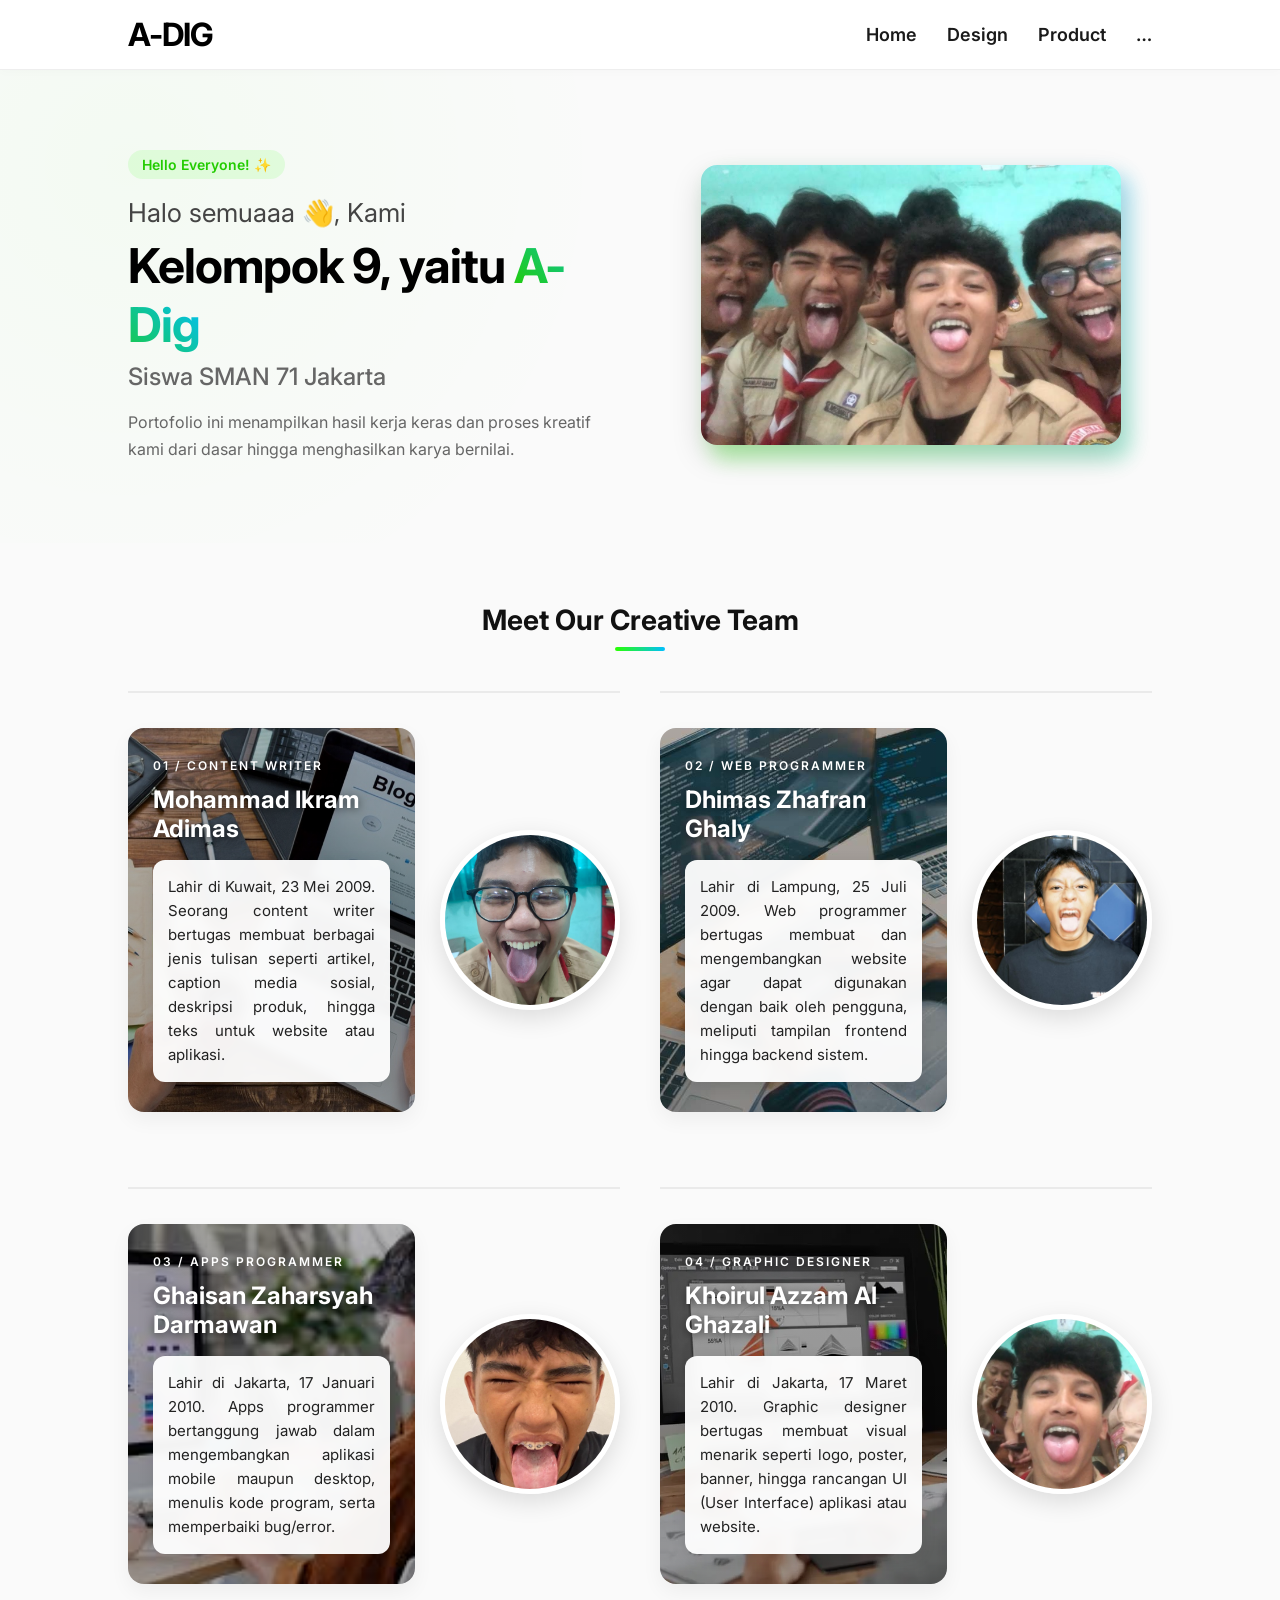
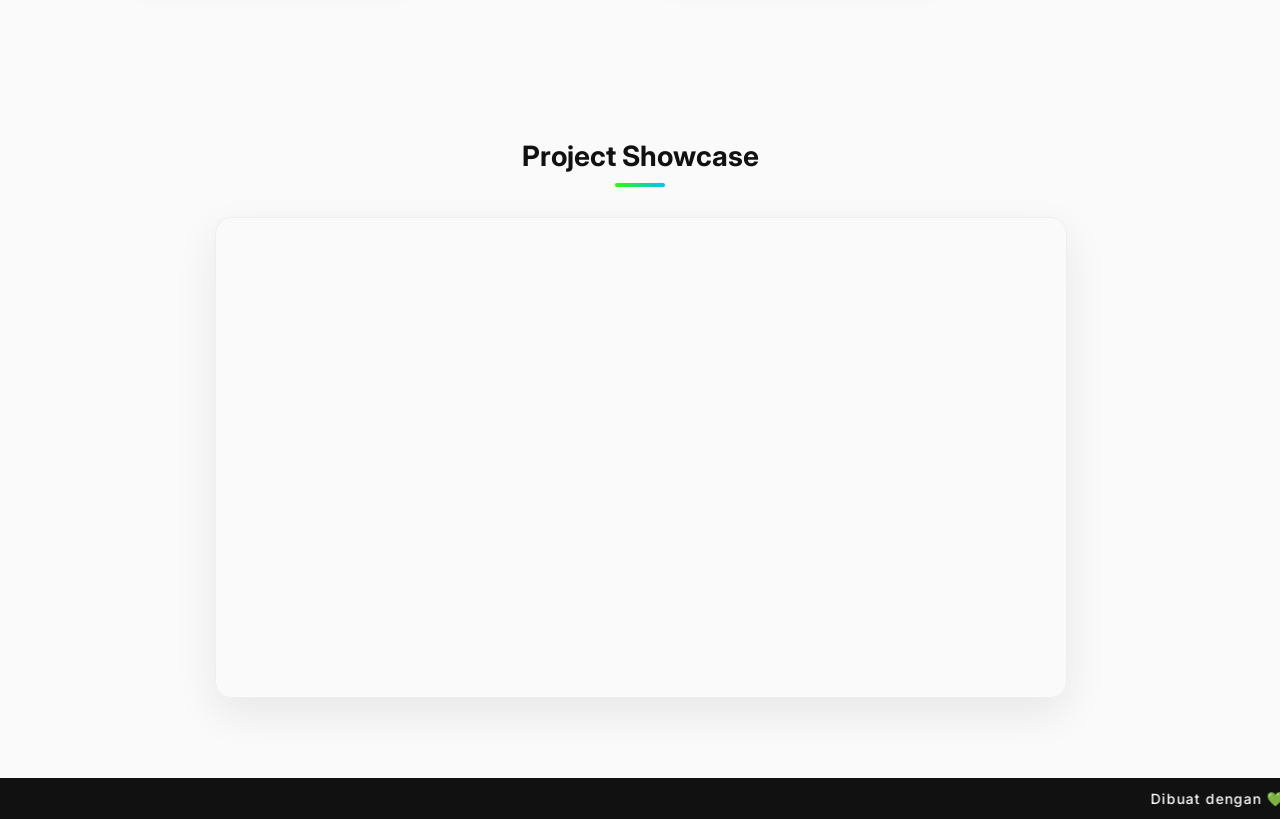
<file: index.html>
<!DOCTYPE html>
<html lang="id">
<head>
    <meta charset="utf-8">
    <meta name="viewport" content="width=device-width, initial-scale=1.0">
    <title>A-DIG - Portofolio</title>
    <link rel="stylesheet" href="styles.css">
</head>
    
<body>

    <header class="aa">
        <h1>A-DIG</h1>
        <nav>
            <ul class="nav1">
                <li><a href="#">Home</a></li>
                <li><a href="design.html">Design</a></li>
                <li><a href="product.html">Product</a></li>
                
                <li class="li1">
                    <a href="#" class="li2"><span class="ee1">&hellip;</span></a>
                    <ul class="li3">
                        <li><a href="#">Language</a></li>
                        <li><a href="#">Contact</a></li>
                    </ul>
                </li>
            </ul>
        </nav>
    </header>

    <div class="hero-container">
        <div class="bb">
            <div class="welcome-tag">Hello Everyone! ✨</div>
            <h2>Halo semuaaa 👋, Kami</h2>
            <h3>Kelompok 9, yaitu <span class="text-gradient">A-Dig</span></h3>
            <h4>Siswa SMAN 71 Jakarta</h4>
            <h5>Portofolio ini menampilkan hasil kerja keras dan proses kreatif kami dari dasar hingga menghasilkan karya bernilai.</h5>
        </div>
        <div class="hero-image-container">
            <div class="image-glow-effect">
                <img src="rame.jpg" alt="Foto Kelompok A-DIG" class="hero-img">
            </div>
        </div>
    </div>

    <div class="section-title">
        <h2>Meet Our Creative Team</h2>
        <div class="title-line"></div>
    </div>

    <div class="cc">
        
        <div class="cc1">
            <div class="card-text">
                <span class="label">01 / Content Writer</span>
                <h3>Mohammad Ikram Adimas</h3>
                <p>Lahir di Kuwait, 23 Mei 2009. Seorang content writer bertugas membuat berbagai jenis tulisan seperti artikel, caption media sosial, deskripsi produk, hingga teks untuk website atau aplikasi.</p>
            </div>
            <div class="card-image">
                <img src="ikram.jpg" alt="Mohammad Ikram Adimas">
            </div>
        </div>

        <div class="cc2">
            <div class="card-text">
                <span class="label">02 / Web Programmer</span>
                <h3>Dhimas Zhafran Ghaly</h3>
                <p>Lahir di Lampung, 25 Juli 2009. Web programmer bertugas membuat dan mengembangkan website agar dapat digunakan dengan baik oleh pengguna, meliputi tampilan frontend hingga backend sistem.</p>
            </div>
            <div class="card-image">
                <img src="dhimas.jpg" alt="Dhimas Zhafran Ghaly">
            </div>
        </div>

        <div class="cc3">
            <div class="card-text">
                <span class="label">03 / Apps Programmer</span>
                <h3>Ghaisan Zaharsyah Darmawan</h3>
                <p>Lahir di Jakarta, 17 Januari 2010. Apps programmer bertanggung jawab dalam mengembangkan aplikasi mobile maupun desktop, menulis kode program, serta memperbaiki bug/error.</p>
            </div>
            <div class="card-image">
                <img src="ican.jpg" alt="Ghaisan Zaharsyah Darmawan">
            </div>
        </div>
     
        <div class="cc4">
            <div class="card-text">
                <span class="label">04 / Graphic Designer</span>
                <h3>Khoirul Azzam Al Ghazali</h3>
                <p>Lahir di Jakarta, 17 Maret 2010. Graphic designer bertugas membuat visual menarik seperti logo, poster, banner, hingga rancangan UI (User Interface) aplikasi atau website.</p>
            </div>
            <div class="card-image">
                <img src="azzam.jpg" alt="Khoirul Azzam Al Ghazali">
            </div>
        </div>

    </div> 

    <div class="section-title">
        <h2>Project Showcase</h2>
        <div class="title-line"></div>
    </div>

    <div class="ff">
        <div class="canva-wrapper-decoration">
            <iframe loading="lazy" style="position: absolute; width: 100%; height: 100%; top: 0; left: 0; border: none; padding: 0; margin: 0;" src="https://www.canva.com/design/DAHHfP4SR8I/0OiXg0d8yngIsABYywY-TA/view?embed" allowfullscreen="allowfullscreen" allow="fullscreen"></iframe>
        </div>
    </div>

    <div class="marquee-footer">
        <marquee scrollamount="6">Dibuat dengan 💚 oleh Siswa SMAN 71 Jakarta — Kelompok 9 (A-DIG) — © 2026 All Rights Reserved</marquee>
    </div>
    
</body>
</html>
</file>
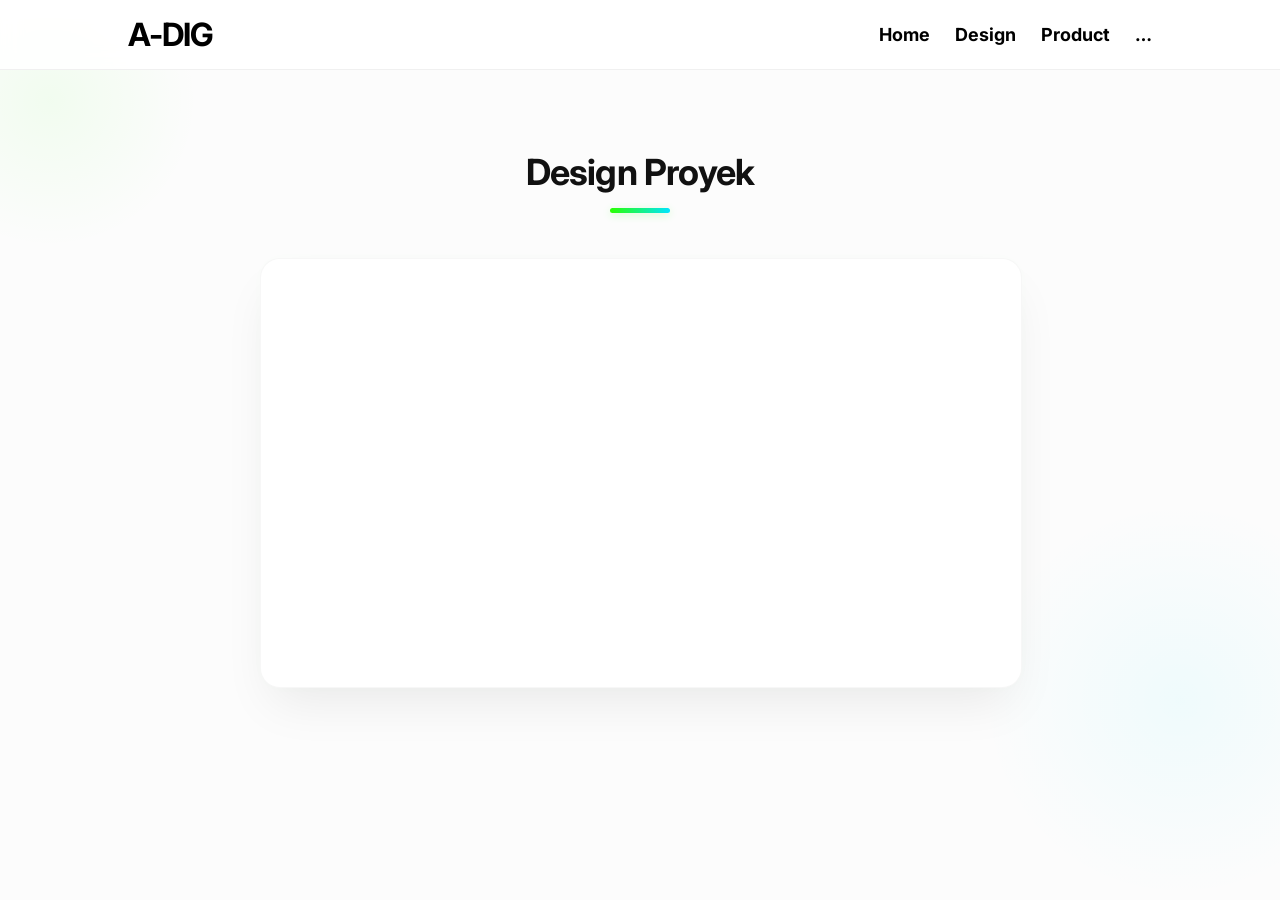
<file: design.html>
<!DOCTYPE html>
<html lang="id">
<head>
    <meta charset="utf-8">
    <meta name="viewport" content="width=device-width, initial-scale=1.0">
    <title>A-DIG - Portofolio</title>
    <link rel="stylesheet" href="design.css">
</head>
    
<body>
    <div class="bg-decoration-1"></div>
    <div class="bg-decoration-2"></div>

    <header class="aa">
        <h1>A-DIG</h1>
        <nav>
            <ul class="nav1">
                <li><a href="index.html">Home</a></li>
                <li><a href="#">Design</a></li>
                <li><a href="product.html">Product</a></li>
                
                <li class="li1">
                    <a href="#" class="li2"><span class="ee1">&hellip;</span></a>
                    <ul class="li3">
                        <li><a href="#">Language</a></li>
                        <li><a href="#">Contact</a></li>
                    </ul>
                </li>
            </ul>
        </nav>
    </header>

    <main class="content-wrapper">
        <div class="bb">
            <h2>Design Proyek</h2>
            <div class="underline"></div> 
        </div>

        <div class="canva-container">
            <iframe loading="lazy" src="https://www.canva.com/design/DAHLyIYvMSY/9PuXQSveUEZPB7JB1gHjgw/view?embed" allowfullscreen="allowfullscreen" allow="fullscreen"></iframe>
        </div>
    </main>
        
</body>   
</html>
</file>
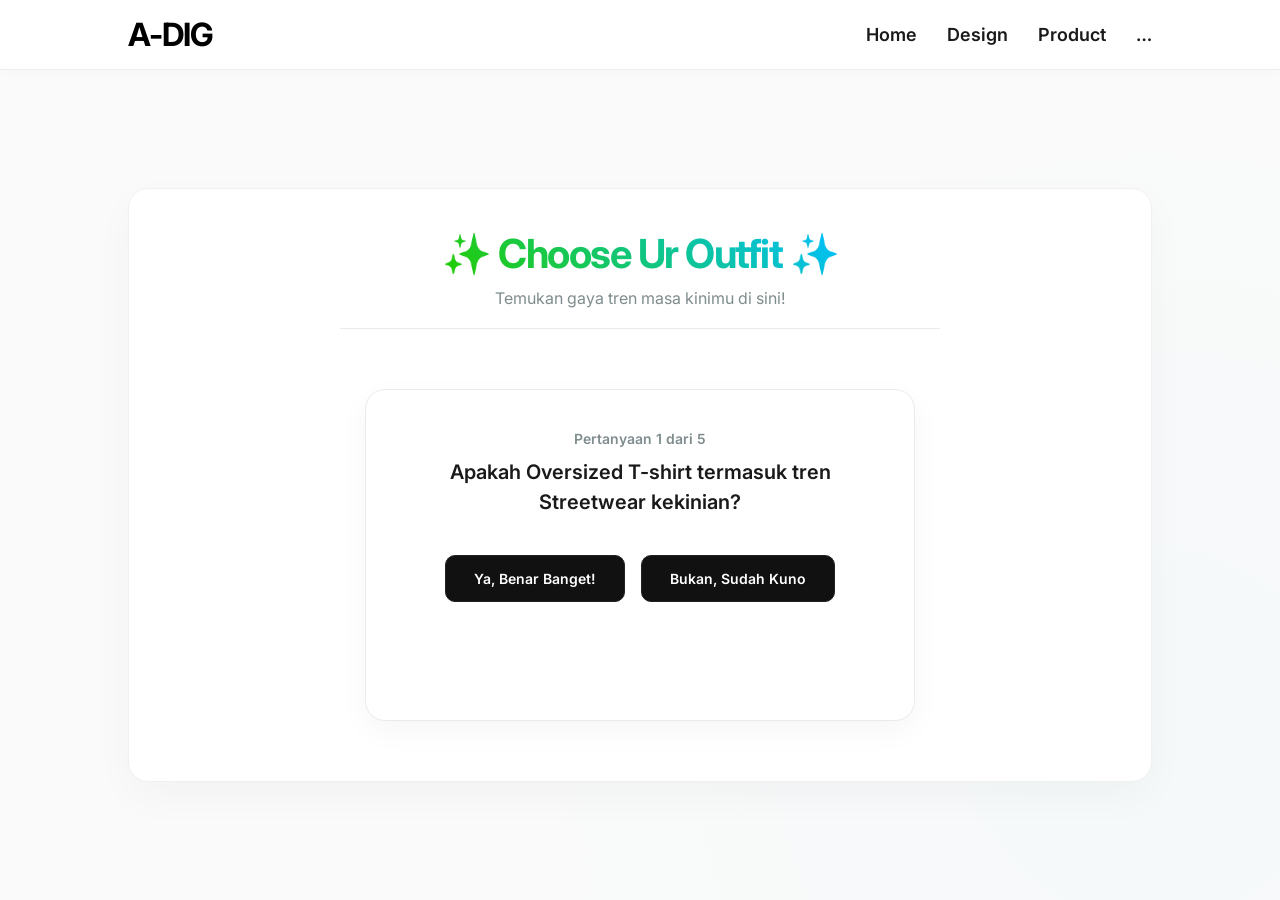
<file: product.html>
<!DOCTYPE html>
<html lang="id">
<head>
    <meta charset="UTF-8">
    <meta name="viewport" content="width=device-width, initial-scale=1.0">
    <title>A-DIG - Choose Ur Outfit</title>
    <link rel="stylesheet" href="product.css">
</head>
<body>

    <!-- HEADER KEMBALI LENGKAP DENGAN DROPDOWN -->
    <header class="aa">
        <h1>A-DIG</h1>
        <nav>
            <ul class="nav1">
                <li><a href="index.html">Home</a></li>
                <li><a href="design.html">Design</a></li>
                <li><a href="#">Product</a></li>
                <li class="li1">
                    <a href="#" class="li2"><span class="ee1">&hellip;</span></a>
                    <ul class="li3">
                        <li><a href="#">Language</a></li>
                        <li><a href="#">Contact</a></li>
                    </ul>
                </li>
            </ul>
        </nav>
    </header>

    <main>
        <div class="container">
            <h1>✨ Choose Ur Outfit ✨</h1>
            <p style="color: #7f8c8d; margin-bottom: 20px;">Temukan gaya tren masa kinimu di sini!</p>
            <hr class="divider">

            <!-- HALAMAN KUIS -->
            <div id="quiz-page" class="card-view">
                <div id="quiz-progress" class="quiz-meta">Pertanyaan 1 dari 5</div>
                <h3 id="quiz-question" class="quiz-title">Apakah Oversized T-shirt termasuk tren Streetwear kekinian?</h3>
                
                <div class="quiz-options">
                    <button class="btn" onclick="submitAnswer(true)">Ya, Benar Banget!</button>
                    <button class="btn" onclick="submitAnswer(false)">Bukan, Sudah Kuno</button>
                </div>
                
                <div id="quiz-feedback" class="feedback"></div>
                
                <button id="next-quiz-btn" class="btn btn-next hidden" onclick="nextQuestion()">Pertanyaan Selanjutnya ➡️</button>
                <button id="next-to-gender" class="btn btn-final hidden" onclick="goToGenderPage()">Lanjut Pilih Gender ➡️</button>
            </div>

            <!-- HALAMAN GENDER -->
            <div id="gender-page" class="card-view hidden">
                <h3>Pilih Kategori Gender Kamu</h3>
                <p style="margin-bottom: 20px; color: #95a5a6; font-size: 14px;">Sesuaikan rekomendasi tren dengan style kamu.</p>
                <button class="btn btn-gender" onclick="showOutfits('pria')">🙋‍♂️ LAKI-LAKI</button>
                <button class="btn btn-gender" onclick="showOutfits('wanita')">🙋‍♀️ PEREMPUAN</button>
            </div>

            <!-- HALAMAN KATALOG -->
            <div id="catalog-page" class="catalog-section hidden">
                <button class="btn back-btn" onclick="goToGenderPage()">⬅️ Kembali Pilih Gender</button>
                <h2 id="catalog-title" style="margin: 25px 0; color: #fff;">Katalog Outfit</h2>
                <div id="outfit-container" class="grid-outfit"></div>
            </div>
        </div>
    </main>

    <script>
        const daftarKuis = [
            {
                pertanyaan: "Apakah Oversized T-shirt termasuk tren Streetwear kekinian?",
                jawabanBenar: true,
                pesanBenar: "✅ Benar! Oversized T-shirt adalah pilar utama fashion Streetwear saat ini.",
                pesanSalah: "❌ Salah. Oversized T-shirt justru merupakan tren streetwear masa kini yang sangat populer!"
            },
            {
                pertanyaan: "Apakah gaya 'Old Money' identik dengan logo brand besar yang mencolok (Logomania)?",
                jawabanBenar: false,
                pesanBenar: "✅ Tepat sekali! Gaya 'Old Money' justru mengutamakan kualitas bahan tanpa logo yang mencolok (Quiet Luxury).",
                pesanSalah: "❌ Kurang tepat. Gaya 'Old Money' cenderung menghindari logo besar dan memilih pakaian yang polos namun elegan."
            },
            {
                pertanyaan: "Apakah warna 'Sage Green' dan 'Earth Tone' sempat viral dalam tren fashion belakangan ini?",
                jawabanBenar: true,
                pesanBenar: "✅ Benar! Warna bumi (Earth tone) seperti hijau sage sangat digemari karena memberikan kesan estetik dan kalem.",
                pesanSalah: "❌ Salah. Warna sage green dan earth tone merupakan salah satu kiblat warna paling hits akhir-akhir ini."
            },
            {
                pertanyaan: "Apakah celana Cargo Loosely/Gombrang hanya cocok dipakai untuk mendaki gunung?",
                jawabanBenar: false,
                pesanBenar: "✅ Betul! Sekarang celana cargo telah bergeser menjadi ikon streetwear kasual yang keren untuk nongkrong.",
                pesanSalah: "❌ Salah konsep. Celana cargo saat ini sudah menjadi fashion item wajib anak skena urban fashion, bukan cuma buat naik gunung."
            },
            {
                pertanyaan: "Apakah tren fashion 'Y2K' itu merujuk pada adaptasi gaya pakaian retro era awal tahun 2000-an?",
                jawabanBenar: true,
                pesanBenar: "✅ Luar biasa, Benar! Y2K stands for Year 2000, gaya metallic, crop top, dan kacamata futuristik kembali meledak.",
                pesanSalah: "❌ Salah. Y2K fashion adalah singkatan dan tren ri nyata dari gaya berpakaian futuristik awal milenium tahun 2000."
            }
        ];

        let indeksKuisSekarang = 0;

        function tampilkanSoal() {
            const kuisAktif = daftarKuis[indeksKuisSekarang];
            document.getElementById("quiz-progress").innerText = `Pertanyaan ${indeksKuisSekarang + 1} dari ${daftarKuis.length}`;
            document.getElementById("quiz-question").innerText = kuisAktif.pertanyaan;
            document.getElementById("quiz-feedback").innerHTML = "";
            document.getElementById("next-quiz-btn").classList.add("hidden");
            document.getElementById("next-to-gender").classList.add("hidden");
        }

        function submitAnswer(pilihanUser) {
            const kuisAktif = daftarKuis[indeksKuisSekarang];
            const feedbackDiv = document.getElementById("quiz-feedback");
            
            if (pilihanUser === kuisAktif.jawabanBenar) {
                feedbackDiv.innerHTML = `<span class='correct'>${kuisAktif.pesanBenar}</span>`;
            } else {
                feedbackDiv.innerHTML = `<span class='incorrect'>${kuisAktif.pesanSalah}</span>`;
            }

            if (indeksKuisSekarang < daftarKuis.length - 1) {
                document.getElementById("next-quiz-btn").classList.remove("hidden");
            } else {
                document.getElementById("next-to-gender").classList.remove("hidden");
            }
        }

        function nextQuestion() {
            indeksKuisSekarang++;
            tampilkanSoal();
        }

        function goToGenderPage() {
            document.getElementById("quiz-page").classList.add("hidden");
            document.getElementById("catalog-page").classList.add("hidden");
            document.getElementById("gender-page").classList.remove("hidden");
        }

        /* DATA OUTFIT PEREMPUAN (PAS 20 MACAM) */
        const outfitsWanita = [
            { nama: "Coquette Ribbon Aesthetic", desc: "Tren paling hits dengan detail pita-pita manis, atasan renda lembut, dan rok mini putih bergaya balerina feminin.", img: "https://images.unsplash.com/photo-1611042553975-08733608b2db?auto=format&fit=crop&w=400&q=80" },
            { nama: "Y2K Cargo Slouchy", desc: "Celana cargo longgar dipadukan dengan crop top bernuansa awal tahun 2000-an.", img: "https://images.unsplash.com/photo-1515886657613-9f3515b0c78f?auto=format&fit=crop&w=400&q=80" },
            { nama: "Oversized Blazer Set", desc: "Blazer ukuran besar dengan celana bahan senada untuk tampilan smart casual formal.", img: "https://images.unsplash.com/photo-1548624149-f9b1859aa7d0?auto=format&fit=crop&w=400&q=80" },
            { nama: "Korean Floral Dress", desc: "Dress motif bunga kecil dengan potongan midi khas cewek Korea aesthetic.", img: "https://images.unsplash.com/photo-1572804013309-59a88b7e92f1?auto=format&fit=crop&w=400&q=80" },
            { nama: "Knit Vest & White Shirt", desc: "Rompi rajut yang dipadukan dengan kemeja putih oversized ala anak skena.", img: "https://images.unsplash.com/photo-1620799140408-edc6dcb6d633?auto=format&fit=crop&w=400&q=80" },
            { nama: "Denim on Denim", desc: "Jaket denim tebal dipadukan dengan high-waist jeans berwarna senada.", img: "https://images.unsplash.com/photo-1576995853123-5a10305d93c0?auto=format&fit=crop&w=400&q=80" },
            { nama: "Cropped Cardigan", desc: "Cardigan rajut pendek berkancing besar dipadukan dengan loose jeans.", img: "https://images.unsplash.com/photo-1614975058789-41316d0e2e9c?auto=format&fit=crop&w=400&q=80" },
            { nama: "Pleated Tennis Skirt Look", desc: "Rok tenis lipit dipadu dengan crewneck sweatshirt, sporty namun tetap manis.", img: "https://images.unsplash.com/photo-1583391733956-3750e0ff4e8b?auto=format&fit=crop&w=400&q=80" },
            { nama: "Sage Green Aesthetic", desc: "Kombinasi pakaian bertema warna hijau sage yang menenangkan dan trendi.", img: "https://images.unsplash.com/photo-1603252109303-2751441dd157?auto=format&fit=crop&w=400&q=80" },
            { nama: "Athleisure Bike Shorts", desc: "Celana pendek ketat sepeda dengan hoodie oversized dan sepatu olahraga putih.", img: "https://images.unsplash.com/photo-1518310383802-640c2de311b2?auto=format&fit=crop&w=400&q=80" },
            { nama: "Satin Slip Dress", desc: "Dress bahan satin mengkilap yang elegan untuk acara hangout malam formal.", img: "https://images.unsplash.com/photo-1496747611176-843222e1e57c?auto=format&fit=crop&w=400&q=80" },
            { nama: "Tweed Jacket Look", desc: "Jaket bahan tweed bertekstur memberikan kesan mewah ala old-money.", img: "https://images.unsplash.com/photo-1539109136881-3be0616acf4b?auto=format&fit=crop&w=400&q=80" },
            { nama: "Cozy Linen Outfit", desc: "Setelan kemeja dan celana pendek berbahan linen yang adem untuk musim panas.", img: "https://images.unsplash.com/photo-1509319117193-57bab727e09d?auto=format&fit=crop&w=400&q=80" },
            { nama: "Tiered Maxi Skirt", desc: "Rok panjang bertingkat dipadukan tank top hitam, berjiwa bohemian modern.", img: "https://images.unsplash.com/photo-1595777457583-95e059d581b8?auto=format&fit=crop&w=400&q=80" },
            { nama: "Corset Top Style", desc: "Atasan model korset ketat dipadukan celana kulot lebar penyeimbang siluet.", img: "https://images.unsplash.com/photo-1554412933-514a83d2f3c8?auto=format&fit=crop&w=400&q=80" },
            { nama: "Puffer Jacket Hype", desc: "Jaket gelembung tebal gaya street fashion Tokyo yang hangat dan modis.", img: "https://images.unsplash.com/photo-1544441893-675973e31985?auto=format&fit=crop&w=400&q=80" },
            { nama: "Monochrome Streetwear", desc: "Kombinasi serba hitam putih dari ujung kepala hingga kaki yang edgy.", img: "https://images.unsplash.com/photo-1509631179647-0177331693ae?auto=format&fit=crop&w=400&q=80" },
            { nama: "Preppy Gingham Look", desc: "Pakaian bermotif kotak-kotak catur (gingham) memberikan impresi retro rapi.", img: "https://images.unsplash.com/photo-1529139574466-a303027c1d8b?auto=format&fit=crop&w=400&q=80" },
            { nama: "Boho Kimono Outer", desc: "Outer longgar bermotif etnik dipadu dengan celana jeans santai.", img: "https://images.unsplash.com/photo-1618244972963-dbee1a7edc95?auto=format&fit=crop&w=400&q=80" },
            { nama: "Leather Jacket Bad Girl", desc: "Jaket kulit hitam berkilau memberikan aura tangguh nan stylish.", img: "https://images.unsplash.com/photo-1551028719-00167b16eac5?auto=format&fit=crop&w=400&q=80" }
        ];

        /* DATA OUTFIT PRIA (PAS 20 MACAM) */
        const outfitsPria = [
            { nama: "Gorpcore Hiking Look", desc: "Jaket waterproof outdoor premium tipe Arc'teryx dipadukan dengan tech-pants fungsional dan sepatu gunung Salomon hip.", img: "https://images.unsplash.com/photo-1551632811-561732d1e306?auto=format&fit=crop&w=400&q=80" },
            { nama: "Oversized Streetwear Tee", desc: "Kaos longgar katun berat dengan grafis simpel dipadu celana cargo.", img: "https://images.unsplash.com/photo-1503342217505-b0a15ec3261c?auto=format&fit=crop&w=400&q=80" },
            { nama: "Minimalist Flannel Layering", desc: "Kemeja flanel kotak-kotak tidak dikancing, dengan kaos polos putih di dalam.", img: "https://images.unsplash.com/photo-1598033129183-c4f50c736f10?auto=format&fit=crop&w=400&q=80" },
            { nama: "Techwear Cargo Utility", desc: "Gaya taktis futuristik dominan hitam dengan kantong serbaguna melimpah.", img: "https://images.unsplash.com/photo-1617114919297-3c8ddb01f599?auto=format&fit=crop&w=400&q=80" },
            { nama: "Vintage Varsity Jacket", desc: "Jaket baseball bergaya retro Amerika klasik yang digemari anak muda.", img: "https://images.unsplash.com/photo-1621950513076-e44de9c89e9d?auto=format&fit=crop&w=400&q=80" },
            { nama: "Earth Tone Casual", desc: "Padu padan kemeja kasual berwarna cokelat tanah, krem, atau olive hangat.", img: "https://images.unsplash.com/photo-1618886614638-80e3c103d31a?auto=format&fit=crop&w=400&q=80" },
            { nama: "Corduroy Jacket Vibes", desc: "Jaket bahan korduroi bergaris memberikan tekstur estetik nan kasual.", img: "https://images.unsplash.com/photo-1611312449412-6cefac5dc3e4?auto=format&fit=crop&w=400&q=80" },
            { nama: "Korean Boyfriend Look", desc: "Celana bahan ankle-length dipadu sweater rajut rapi khas drakor.", img: "https://images.unsplash.com/photo-1610652420476-bf1059f33333?auto=format&fit=crop&w=400&q=80" },
            { nama: "Smart Casual Blazer", desc: "Blazer santai tanpa dasi dengan kaos dalaman demi tampilan semi-formal.", img: "https://images.unsplash.com/photo-1507679799987-c73779587ccf?auto=format&fit=crop&w=400&q=80" },
            { nama: "Denim Trucker Jacket", desc: "Jaket denim klasik abadi yang dipasangkan dengan celana chino hitam.", img: "https://images.unsplash.com/photo-1516257984-b1b4d707412e?auto=format&fit=crop&w=400&q=80" },
            { nama: "Cozy Hoodie & Joggers", desc: "Setelan santai ternyaman untuk nongkrong malam atau WFH kilat.", img: "https://images.unsplash.com/photo-1556911220-e15b29be8c8f?auto=format&fit=crop&w=400&q=80" },
            { nama: "Cuba Collar Summer Shirt", desc: "Kemeja kerah terbuka bermotif tropis atau garis, siap buat liburan.", img: "https://images.unsplash.com/photo-1594938298603-c8148c4dae35?auto=format&fit=crop&w=400&q=80" },
            { nama: "Bomber Jacket Edgy", desc: "Jaket bomber nilon dengan siluet bervolume yang memberikan kesan macho.", img: "https://images.unsplash.com/photo-1542838132-92c53300491e?auto=format&fit=crop&w=400&q=80" },
            { nama: "Old Money Polo Look", desc: "Kaos polo rajut fit badan dipadu celana linen putih yang tampak berkelas.", img: "https://images.unsplash.com/photo-1581655353564-df123a1eb820?auto=format&fit=crop&w=400&q=80" },
            { nama: "Skena Leather Biker", desc: "Jaket kulit tangguh ala pengendara motor dipadu boots tinggi.", img: "https://images.unsplash.com/photo-1521119989659-a83eee488004?auto=format&fit=crop&w=400&q=80" },
            { nama: "Athletic Sportswear", desc: "Jaket windbreaker parasut tipis dengan celana lari dinamis.", img: "https://images.unsplash.com/photo-1483728642387-6c3bdd6c93e5?auto=format&fit=crop&w=400&q=80" },
            { nama: "Stripped Sweater Retro", desc: "Sweater rajut motif garis-gari tebal horizontal ala indie rock 90an.", img: "https://images.unsplash.com/photo-1624378439575-d8705ad7ae80?auto=format&fit=crop&w=400&q=80" },
            { nama: "Monochromatic Tech", desc: "Perpaduan rompi utilitas abu-abu gelap dengan bawahan senada.", img: "https://images.unsplash.com/photo-1505022610485-0249ba5b3675?auto=format&fit=crop&w=400&q=80" },
            { nama: "Relaxed Linen Suit", desc: "Setelan jas longgar bahan kain linen tipis tanpa struktur kaku.", img: "https://images.unsplash.com/photo-1534030347209-467a5b0ad3e6?auto=format&fit=crop&w=400&q=80" },
            { nama: "Graphic Sweatshirt Skater", desc: "Sweatshirt tebal tulisan retro lengkap bersama celana bahan gombrang.", img: "https://images.unsplash.com/photo-1578587018452-892bacefd3f2?auto=format&fit=crop&w=400&q=80" }
        ];

        function showOutfits(gender) {
            document.getElementById("gender-page").classList.add("hidden");
            const catalogPage = document.getElementById("catalog-page");
            const catalogTitle = document.getElementById("catalog-title");
            const container = document.getElementById("outfit-container");
            
            catalogPage.classList.remove("hidden");
            container.innerHTML = ""; 

            let dataOutfit = [];
            if (gender === 'wanita') {
                catalogTitle.innerText = "👗 Tren Outfit Kekinian Perempuan (20 Macam)";
                dataOutfit = outfitsWanita;
            } else {
                catalogTitle.innerText = "🙋‍♂️ Tren Outfit Kekinian Laki-Laki (20 Macam)";
                dataOutfit = outfitsPria;
            }

            dataOutfit.forEach(item => {
                const itemHTML = `
                    <div class="outfit-card">
                        <img class="outfit-img" src="${item.img}" alt="${item.nama}">
                        <div class="outfit-info">
                            <div class="outfit-title">${item.nama}</div>
                            <div class="outfit-desc">${item.desc}</div>
                        </div>
                    </div>
                `;
                container.innerHTML += itemHTML;
            });
        }

        window.onload = function() {
            tampilkanSoal();
        };
    </script>
</body>
</html>
</file>
<file: styles.css>
@import url('https://fonts.googleapis.com/css2?family=Inter:wght@300;400;500;600;700&display=swap');

/* --- RESET STYLE --- */
body {
    font-family: 'Inter', sans-serif;
    background-color: #fafafa; /* Mengubah background dasar sedikit ke abu abu super soft agar kartu putih lebih stand out */
    color: #1a1a1a;
    margin: 0; 
    overflow-x: hidden;
}

/* --- NAVIGASI HEADER --- */
.aa {
    display: flex;              
    justify-content: space-between; 
    align-items: center;         
    padding: 15px 10%;          
    background-color: #ffffff;    
    border-bottom: 1px solid #eee;
    position: sticky; /* Membuat navbar menempel di atas saat di-scroll */
    top: 0;
    z-index: 1000;
    box-shadow: 0 2px 10px rgba(0,0,0,0.02);
}

.aa h1 {
    margin: 0;
    font-size: 32px; 
    font-weight: 700;
    color: #000;
    letter-spacing: -1px;
}

.nav1 {
    list-style: none;
    display: flex;
    gap: 30px; 
    align-items: center;
    margin: 0;
    padding: 0;
}

.nav1 > li > a {
    text-decoration: none;
    color: #1a1a1a;
    font-weight: 600;
    font-size: 18px; 
    transition: 0.3s ease; 
}

.nav1 > li > a:hover {
    color: #2AFF00; 
}

/* --- MENU DROPDOWN SYSTEM --- */
.li1 {
    position: relative;
    display: inline-block;
}

.li3 {
    display: none; 
    position: absolute;
    right: 0; 
    top: 100%;
    background-color: #ffffff; 
    list-style: none;
    padding: 10px 0;
    box-shadow: 0px 10px 25px rgba(0,0,0,0.1);
    margin: 10px 0 0 0;
    border-radius: 8px;
    min-width: 150px;
    z-index: 100;
    border: 1px solid #f0f0f0;
}

.li3 li a {
    color: #333;
    padding: 10px 20px;
    text-decoration: none;
    display: block;
    font-size: 15px;
    font-weight: normal;
    transition: 0.2s;
}

.li3 li a:hover {
    background-color: #f5f5f5;
    color: #2AFF00; 
}

.li1:hover .li3 {
    display: block;
}

/* --- STRUKTUR BAGIAN HERO (ATAS) --- */
.hero-container {
    display: flex;
    justify-content: space-between;
    align-items: center;
    padding: 80px 10%;
    gap: 60px;
    background: radial-gradient(circle at 10% 20%, rgba(42, 255, 0, 0.03) 0%, transparent 40%);
}

.bb {
    flex: 1; 
    display: flex;      
    flex-direction: column; 
    gap: 8px;              
}

/* HIASAN BARU: Tag kecil di atas judul */
.welcome-tag {
    background-color: rgba(42, 255, 0, 0.1);
    color: #23cc00;
    padding: 6px 14px;
    border-radius: 20px;
    font-size: 14px;
    font-weight: 600;
    width: fit-content;
    margin-bottom: 10px;
}

.bb h2, .bb h3, .bb h4, .bb h5 {
    margin: 0;           
}
    
.bb h2 { font-size: 26px; color: #444; font-weight: 400; }
.bb h3 { font-size: 48px; color: #000000; font-weight: 700; letter-spacing: -1px; }

/* HIASAN BARU: Teks warna gradasi */
.text-gradient {
    background: linear-gradient(45deg, #23cc00, #00bfff);
    -webkit-background-clip: text;
    -webkit-text-fill-color: transparent;
}

.bb h4 { font-size: 24px; color: #666; font-weight: 500; margin-bottom: 10px; }
.bb h5 { font-size: 16px; color: #666666; line-height: 1.7; font-weight: 400; }

.hero-image-container {
    flex: 1; 
    display: flex;
    justify-content: center;
    position: relative;
}

/* HIASAN BARU: Efek menyala di belakang foto utama */
.image-glow-effect {
    position: relative;
    width: 100%;
    max-width: 420px;
}
.image-glow-effect::before {
    content: '';
    position: absolute;
    top: 10px; left: 10px; right: -10px; bottom: -10px;
    background: linear-gradient(45deg, #2AFF00, #00bfff);
    border-radius: 16px;
    z-index: -1;
    opacity: 0.3;
    filter: blur(10px);
}

.hero-img {
    width: 100%;
    height: 280px;        
    border-radius: 16px;
    box-shadow: 0px 12px 30px rgba(0,0,0,0.15);
    object-fit: cover;    
    transition: transform 0.4s ease;
}
.hero-img:hover {
    transform: scale(1.02);
}

/* HIASAN BARU: Judul Seksi Konten (Team & Canva) */
.section-title {
    text-align: center;
    margin-top: 60px;
    margin-bottom: 10px;
}
.section-title h2 {
    font-size: 28px;
    font-weight: 700;
    color: #111;
    margin: 0;
}
.title-line {
    width: 50px;
    height: 4px;
    background: linear-gradient(90deg, #2AFF00, #00bfff);
    margin: 10px auto 0 auto;
    border-radius: 10px;
}

/* --- GRID UTAMA KARTU (2X2) --- */
.cc {
    display: grid;
    grid-template-columns: repeat(2, 1fr); 
    gap: 40px; 
    padding: 30px 10% 60px 10%; 
    background-color: transparent;
}

.cc1, .cc2, .cc3, .cc4 {
    display: flex; 
    justify-content: space-between;
    align-items: center;
    border-top: 2px solid #eaeaea; 
    padding: 35px 0; 
    gap: 25px;
    transition: all 0.4s cubic-bezier(0.16, 1, 0.3, 1);
}

/* HIASAN BARU: Efek interaktif hover kartu lebih dramatis */
.cc1:hover, .cc2:hover, .cc3:hover, .cc4:hover {
    transform: translateY(-5px); 
    border-top: 2px solid #2AFF00; 
}

/* --- BLOK TEKS DENGAN BACKGROUND GAMBAR UTUH --- */
.card-text {
    flex: 1.8;                 
    padding: 30px 25px;              
    border-radius: 16px;       
    background-size: cover;       
    background-position: center;  
    display: flex;
    flex-direction: column;
    gap: 12px;
    box-shadow: 0 8px 20px rgba(0,0,0,0.05);
    position: relative;
    overflow: hidden;
}

/* Hanya judul (h3) dan label nomor yang berwarna putih langsung di atas gambar */
.card-text h3, 
.card-text .label {
    color: #ffffff !important; 
    text-shadow: 0px 2px 8px rgba(0,0,0,0.6); 
}

.label {
    font-size: 12px;
    font-weight: 600;
    text-transform: uppercase;
    letter-spacing: 2px;
    display: block;
    color: #2AFF00 !important; /* Membuat nomor identitas berwarna kontras cerah */
}

.card-text h3 {
    font-size: 24px;
    font-weight: 700;
    margin: 0;
}

/* KOTAK PUTIH KHUSUS UNTUK TEKS PARAGRAF (P) */
.card-text p {
    font-size: 15px;           
    line-height: 1.6;          
    margin: 5px 0 0 0;
    text-align: justify;
    background-color: rgba(255, 255, 255, 0.95); /* Sedikit transparan mewah */
    backdrop-filter: blur(5px); /* Efek kaca kekinian */
    color: #222 !important; 
    padding: 15px;             
    border-radius: 12px;        
    box-shadow: 0 4px 15px rgba(0,0,0,0.1);
}

/* --- WADAH FOTO BULAT --- */
.card-image {
    flex: 1.2;                 
    display: flex;
    justify-content: center;
    align-items: center;
}

.card-image img {
    width: 170px;              
    height: 170px;             
    border-radius: 50%;        
    object-fit: cover;         
    border: 5px solid #ffffff;    /* Diubah ke putih bersih agar kontras */
    box-shadow: 0px 8px 25px rgba(0,0,0,0.12);
    transition: transform 0.4s ease;
}
/* Foto berputar sedikit saat di-hover */
.cc1:hover .card-image img, 
.cc2:hover .card-image img, 
.cc3:hover .card-image img, 
.cc4:hover .card-image img {
    transform: scale(1.05) rotate(3deg);
}

/* --- BACKGROUND MASING-MASING KARTU --- */
.cc1 .card-text { background-image: linear-gradient(rgba(0,0,0,0.3), rgba(0,0,0,0.4)), url('content.jpg'); }
.cc2 .card-text { background-image: linear-gradient(rgba(0,0,0,0.3), rgba(0,0,0,0.4)), url('web.jpg'); }
.cc3 .card-text { background-image: linear-gradient(rgba(0,0,0,0.3), rgba(0,0,0,0.4)), url('app.jpg'); }
.cc4 .card-text { background-image: linear-gradient(rgba(0,0,0,0.3), rgba(0,0,0,0.4)), url('design.webp'); }

/* --- EMBED CANVA --- */
.ff {
    width: 100%;
    max-width: 850px; /* Diperkecil tipis dari 900px agar terlihat lebih proporsional */
    margin: 30px auto 80px auto; 
    padding: 0 20px;   
}

/* HIASAN BARU: Frame luar melengkung halus untuk Canva */
.canva-wrapper-decoration {
    position: relative; 
    width: 100%; 
    height: 0; 
    padding-top: 56.25%; 
    box-shadow: 0 15px 40px rgba(0,0,0,0.08); 
    overflow: hidden; 
    border-radius: 16px; /* Sudut melengkung halus modern */
    border: 1px solid #eee;
    transition: transform 0.3s ease;
}
.canva-wrapper-decoration:hover {
    transform: translateY(-3px);
}

/* --- HIASAN BARU: RUNNING TEXT FOOTER --- */
.marquee-footer {
    background-color: #111111;
    color: #ffffff;
    padding: 12px 0;
    font-size: 14px;
    font-weight: 500;
    letter-spacing: 1px;
}
.marquee-footer marquee {
    display: flex;
    align-items: center;
}

/* --- RESPONSIVE MOBILE --- */
@media (max-width: 900px) {
    .hero-container {
        flex-direction: column-reverse; 
        padding: 40px 20px;
        gap: 30px;
    }
    
    .cc {
        grid-template-columns: 1fr; /* Di layar HP otomatis menjadi 1 kolom vertikal agar tidak sempit */
        padding: 20px 20px; 
        gap: 30px;          
    }
    
    .cc1, .cc2, .cc3, .cc4 {
        flex-direction: column-reverse; 
        align-items: center;            
        padding: 20px 0;
    }
    
    .card-image {
        align-self: center; 
        margin-bottom: 15px;
    }
}
</file>
<file: design.css>
/* --- RESET & FONTS --- */
@import url('https://fonts.googleapis.com/css2?family=Inter:wght@300;400;500;600;700&display=swap');

body {
    font-family: 'Inter', sans-serif;
    background-color: #fcfcfc; 
    color: #1a1a1a;
    margin: 0; 
    position: relative;
    overflow-x: hidden;
    min-height: 100vh;
}

/* --- HIASAN BACKGROUND GLOW (BARU) --- */
.bg-decoration-1 {
    position: absolute;
    width: 300px;
    height: 300px;
    top: -50px;
    left: -100px;
    background: radial-gradient(circle, rgba(42, 255, 0, 0.05) 0%, transparent 70%);
    z-index: -1;
}
.bg-decoration-2 {
    position: absolute;
    width: 400px;
    height: 400px;
    bottom: 0;
    right: -100px;
    background: radial-gradient(circle, rgba(0, 229, 255, 0.05) 0%, transparent 70%);
    z-index: -1;
}

/* --- NAVIGASI HEADER --- */
.aa {
    display: flex;              
    justify-content: space-between; 
    align-items: center;         
    padding: 15px 10%;          
    background-color: rgba(255, 255, 255, 0.9);    
    backdrop-filter: blur(10px); /* Efek kaca transparan pada navbar */
    border-bottom: 1px solid #f0f0f0;
    position: sticky;
    top: 0;
    z-index: 1000;
}

.aa h1 {
    margin: 0;
    font-size: 32px; 
    font-weight: 700;
    color: #000;
    letter-spacing: -1px;
}

.nav1 {
    list-style: none;
    display: flex;
    gap: 25px; 
    align-items: center;
    margin: 0;
    padding: 0;
}

.nav1 > li > a {
    text-decoration: none;
    color: black;
    font-weight: bold;
    font-size: 18px; 
    transition: 0.3s ease; 
}

.nav1 > li > a:hover {
    color: #2AFF00; 
}

/* --- MENU DROPDOWN SYSTEM --- */
.li1 {
    position: relative;
    display: inline-block;
}

.li3 {
    display: none; 
    position: absolute;
    right: 0; 
    top: 100%;
    background-color: #ffffff; 
    list-style: none;
    padding: 10px 0;
    box-shadow: 0px 8px 24px rgba(0,0,0,0.08);
    margin: 5px 0 0 0;
    border-radius: 8px;
    min-width: 140px;
    z-index: 100;
    border: 1px solid #f0f0f0;
}

.li3 li a {
    color: #333;
    padding: 8px 16px;
    text-decoration: none;
    display: block;
    font-size: 16px;
    font-weight: normal;
    transition: 0.2s;
}

.li3 li a:hover {
    background-color: #f5f5f5;
    color: #2AFF00; 
}

.li1:hover .li3 {
    display: block;
}

/* --- LAYOUT KONTEN UTAMA (UKURAN SEDANG) --- */
.content-wrapper {
    max-width: 760px;       /* DIUBAH ke 760px agar ukuran Canva menjadi SEDANG & pas di mata */
    margin: 80px auto;      /* Memberikan ruang vertikal yang seimbang */
    padding: 0 24px;        
    text-align: center;     /* Memastikan Judul bb h2 otomatis berada tepat di tengah */
}

/* --- HIASAN JUDUL H2 --- */
.bb h2 {
    font-size: 36px;
    font-weight: 700;
    color: #111111;
    margin: 0 0 14px 0;
    letter-spacing: -0.8px;
    animation: fadeInDown 0.6s ease-out; /* Animasi judul muncul dari atas */
}

/* Hiasan garis bawah modern */
.bb .underline {
    width: 60px;
    height: 5px;
    background: linear-gradient(90deg, #2AFF00, #00E5FF); 
    margin: 0 auto 45px auto; 
    border-radius: 10px;
    box-shadow: 0 2px 8px rgba(42, 255, 0, 0.2);
}

/* --- CONTAINER CANVA PREMIUM --- */
.canva-container {
    position: relative;
    width: 100%;
    padding-top: 56.25%;   /* Menjaga aspek rasio monitor 16:9 */
    overflow: hidden;
    border-radius: 20px;   /* Pinggiran melengkung lebih smooth modern */
    background-color: #fff;
    border: 1px solid rgba(0, 0, 0, 0.03);
    
    /* Bayangan mewah bercahaya halus */
    box-shadow: 0 25px 50px -12px rgba(0, 0, 0, 0.08),
                0 0 20px 0 rgba(42, 255, 0, 0.01);
    
    /* Transisi interaksi gerak */
    transition: transform 0.5s cubic-bezier(0.175, 0.885, 0.32, 1.275), 
                box-shadow 0.5s ease;
    
    animation: fadeInUp 0.8s ease-out; /* Animasi card naik saat halaman dibuka */
}

/* Efek Interaktif Naik Saat Didekati Kursor */
.canva-container:hover {
    transform: translateY(-8px) scale(1.01);
    box-shadow: 0 35px 60px -15px rgba(0, 0, 0, 0.15),
                0 0 30px -5px rgba(0, 229, 255, 0.1);
}

/* Iframe */
.canva-container iframe {
    position: absolute;
    width: 100%;
    height: 100%;
    top: 0;
    left: 0;
    border: none;
    padding: 0;
    margin: 0;
}

/* --- LOGIKA ANIMASI JALUR MASUK (KEYFRAMES) --- */
@keyframes fadeInDown {
    from { opacity: 0; transform: translateY(-20px); }
    to { opacity: 1; transform: translateY(0); }
}
@keyframes fadeInUp {
    from { opacity: 0; transform: translateY(30px); }
    to { opacity: 1; transform: translateY(0); }
}

/* Pengaturan Responsif untuk HP */
@media (max-width: 768px) {
    .content-wrapper { margin: 40px auto; }
    .bb h2 { font-size: 28px; }
    .canva-container { border-radius: 12px; }
}
</file>
<file: product.css>
@import url('https://fonts.googleapis.com/css2?family=Inter:wght@300;400;500;600;700&display=swap');

/* ==========================================================================
   --- RESET STYLE & BASE ---
   ========================================================================== */
* {
    box-sizing: border-box;
    margin: 0;
    padding: 0;
}

body {
    font-family: 'Inter', sans-serif;
    background-color: #fafafa; /* Latar belakang dasar abu-abu super soft agar kartu putih lebih stand out */
    color: #1a1a1a;
    min-height: 100vh;
    display: flex;
    flex-direction: column;
    overflow-x: hidden;
}

/* ==========================================================================
   --- NAVIGASI HEADER (A-DIG ORIGINAL DENGAN LAYOUT TENGAH) ---
   ========================================================================== */
header.aa {
    display: flex;          
    justify-content: space-between; 
    align-items: center;         
    padding: 15px 10%;          
    background-color: #ffffff;    
    border-bottom: 1px solid #eee;
    position: sticky; /* Membuat navbar menempel di atas saat di-scroll */
    top: 0;
    z-index: 1000;
    box-shadow: 0 2px 10px rgba(0,0,0,0.02);
}

header h1, .aa h1 {
    margin: 0;
    font-size: 32px; 
    font-weight: 700;
    color: #000;
    letter-spacing: -1px;
}

.nav1 {
    list-style: none;
    display: flex;
    gap: 30px; 
    align-items: center;
    margin: 0;
    padding: 0;
}

.nav1 a, .nav1 > li > a {
    text-decoration: none;
    color: #1a1a1a;
    font-weight: 600;
    font-size: 18px; 
    transition: 0.3s ease; 
}

.nav1 a:hover, .nav1 > li > a:hover {
    color: #2AFF00; 
}

/* --- MENU DROPDOWN SYSTEM --- */
.li1 {
    position: relative;
    display: inline-block;
}

.li3 {
    display: none; 
    position: absolute;
    right: 0; 
    top: 100%;
    background-color: #ffffff; 
    list-style: none;
    padding: 10px 0;
    box-shadow: 0px 10px 25px rgba(0,0,0,0.1);
    margin: 10px 0 0 0;
    border-radius: 8px;
    min-width: 150px;
    z-index: 100;
    border: 1px solid #f0f0f0;
}

.li3 li {
    padding: 0;
}

.li3 li a {
    color: #333;
    padding: 10px 20px;
    text-decoration: none;
    display: block;
    font-size: 15px;
    font-weight: normal;
    transition: 0.2s;
    text-align: left;
}

.li3 li a:hover {
    background-color: #f5f5f5;
    color: #2AFF00; 
}

.li1:hover .li3 {
    display: block;
}

/* ==========================================================================
   --- STRUKTUR BAGIAN HERO (PORTOFOLIO ATAS) ---
   ========================================================================== */
.hero-container {
    display: flex;
    justify-content: space-between;
    align-items: center;
    padding: 80px 10%;
    gap: 60px;
    background: radial-gradient(circle at 10% 20%, rgba(42, 255, 0, 0.03) 0%, transparent 40%);
}

.bb {
    flex: 1; 
    display: flex;      
    flex-direction: column; 
    gap: 8px;              
}

/* Tag kecil di atas judul */
.welcome-tag {
    background-color: rgba(42, 255, 0, 0.1);
    color: #23cc00;
    padding: 6px 14px;
    border-radius: 20px;
    font-size: 14px;
    font-weight: 600;
    width: fit-content;
    margin-bottom: 10px;
}

.bb h2, .bb h3, .bb h4, .bb h5 {
    margin: 0;           
}

.bb h2 { font-size: 26px; color: #444; font-weight: 400; }
.bb h3 { font-size: 48px; color: #000000; font-weight: 700; letter-spacing: -1px; }

/* Teks warna gradasi neon */
.text-gradient {
    background: linear-gradient(45deg, #23cc00, #00bfff);
    -webkit-background-clip: text;
    -webkit-text-fill-color: transparent;
}

.bb h4 { font-size: 24px; color: #666; font-weight: 500; margin-bottom: 10px; }
.bb h5 { font-size: 16px; color: #666666; line-height: 1.7; font-weight: 400; }

.hero-image-container {
    flex: 1; 
    display: flex;
    justify-content: center;
    position: relative;
}

/* Efek menyala di belakang foto utama */
.image-glow-effect {
    position: relative;
    width: 100%;
    max-width: 420px;
}

.image-glow-effect::before {
    content: '';
    position: absolute;
    top: 10px; left: 10px; right: -10px; bottom: -10px;
    background: linear-gradient(45deg, #2AFF00, #00bfff);
    border-radius: 16px;
    z-index: -1;
    opacity: 0.3;
    filter: blur(10px);
}

.hero-img {
    width: 100%;
    height: 280px;        
    border-radius: 16px;
    box-shadow: 0px 12px 30px rgba(0,0,0,0.15);
    object-fit: cover;    
    transition: transform 0.4s ease;
}

.hero-img:hover {
    transform: scale(1.02);
}

/* Judul Seksi Konten (Team & Canva) */
.section-title {
    text-align: center;
    margin-top: 60px;
    margin-bottom: 10px;
}

.section-title h2 {
    font-size: 28px;
    font-weight: 700;
    color: #111;
    margin: 0;
}

.title-line {
    width: 50px;
    height: 4px;
    background: linear-gradient(90deg, #2AFF00, #00bfff);
    margin: 10px auto 0 auto;
    border-radius: 10px;
}

/* ==========================================================================
   --- GRID UTAMA KARTU TIM (2X2) ---
   ========================================================================== */
.cc {
    display: grid;
    grid-template-columns: repeat(2, 1fr); 
    gap: 40px; 
    padding: 30px 10% 60px 10%; 
    background-color: transparent;
}

.cc1, .cc2, .cc3, .cc4 {
    display: flex; 
    justify-content: space-between;
    align-items: center;
    border-top: 2px solid #eaeaea; 
    padding: 35px 0; 
    gap: 25px;
    transition: all 0.4s cubic-bezier(0.16, 1, 0.3, 1);
}

/* Efek interaktif hover kartu */
.cc1:hover, .cc2:hover, .cc3:hover, .cc4:hover {
    transform: translateY(-5px); 
    border-top: 2px solid #2AFF00; 
}

/* --- BLOK TEKS DENGAN BACKGROUND GAMBAR UTUH --- */
.card-text {
    flex: 1.8;                 
    padding: 30px 25px;              
    border-radius: 16px;       
    background-size: cover;       
    background-position: center;  
    display: flex;
    flex-direction: column;
    gap: 12px;
    box-shadow: 0 8px 20px rgba(0,0,0,0.05);
    position: relative;
    overflow: hidden;
}

.card-text h3, .card-text .label {
    color: #ffffff !important; 
    text-shadow: 0px 2px 8px rgba(0,0,0,0.6); 
}

.label {
    font-size: 12px;
    font-weight: 600;
    text-transform: uppercase;
    letter-spacing: 2px;
    display: block;
    color: #2AFF00 !important; /* Nomor identitas berwarna kontras cerah */
}

.card-text h3 {
    font-size: 24px;
    font-weight: 700;
    margin: 0;
}

/* KOTAK PUTIH KHUSUS UNTUK TEKS PARAGRAF (P) */
.card-text p {
    font-size: 15px;           
    line-height: 1.6;          
    margin: 5px 0 0 0;
    text-align: justify;
    background-color: rgba(255, 255, 255, 0.95); 
    backdrop-filter: blur(5px); /* Efek kaca */
    color: #222 !important; 
    padding: 15px;             
    border-radius: 12px;        
    box-shadow: 0 4px 15px rgba(0,0,0,0.1);
}

/* --- WADAH FOTO BULAT --- */
.card-image {
    flex: 1.2;                 
    display: flex;
    justify-content: center;
    align-items: center;
}

.card-image img {
    width: 170px;              
    height: 170px;             
    border-radius: 50%;        
    object-fit: cover;         
    border: 5px solid #ffffff;    
    box-shadow: 0px 8px 25px rgba(0,0,0,0.12);
    transition: transform 0.4s ease;
}

.cc1:hover .card-image img, .cc2:hover .card-image img, .cc3:hover .card-image img, .cc4:hover .card-image img {
    transform: scale(1.05) rotate(3deg);
}

/* --- BACKGROUND MASING-MASING KARTU --- */
.cc1 .card-text { background-image: linear-gradient(rgba(0,0,0,0.3), rgba(0,0,0,0.4)), url('content.jpg'); }
.cc2 .card-text { background-image: linear-gradient(rgba(0,0,0,0.3), rgba(0,0,0,0.4)), url('web.jpg'); }
.cc3 .card-text { background-image: linear-gradient(rgba(0,0,0,0.3), rgba(0,0,0,0.4)), url('app.jpg'); }
.cc4 .card-text { background-image: linear-gradient(rgba(0,0,0,0.3), rgba(0,0,0,0.4)), url('design.webp'); }

/* ==========================================================================
   --- EMBED CANVA ---
   ========================================================================== */
.ff {
    width: 100%;
    max-width: 850px; 
    margin: 30px auto 80px auto; 
    padding: 0 20px;   
}

.canva-wrapper-decoration {
    position: relative; 
    width: 100%; 
    height: 0; 
    padding-top: 56.25%; 
    box-shadow: 0 15px 40px rgba(0,0,0,0.08); 
    overflow: hidden; 
    border-radius: 16px; 
    border: 1px solid #eee;
    transition: transform 0.3s ease;
}

.canva-wrapper-decoration:hover {
    transform: translateY(-3px);
}

/* ==========================================================================
   --- TEMA INTEGRASI: APLIKASI CHOOSE UR OUTFIT (SATU TEMA MODERN NEON) ---
   ========================================================================== */

/* --- WADAH UTAMA KONTEN APLIKASI OUTFIT --- */
main {
    flex: 1;
    display: flex;
    justify-content: center;
    align-items: center;
    padding: 60px 10%;
    background: radial-gradient(circle at 90% 80%, rgba(0, 191, 255, 0.02) 0%, transparent 50%);
}

.container {
    width: 100%;
    max-width: 1200px;
    background: #ffffff;
    padding: 40px;
    border-radius: 20px;
    box-shadow: 0 15px 40px rgba(0,0,0,0.03);
    border: 1px solid #f0f0f0;
    text-align: center;
    display: flex;
    flex-direction: column;
    align-items: center;
}

.container h1 {
    color: #000000;
    font-size: 2.5rem;
    font-weight: 700;
    letter-spacing: -1.5px;
    margin-bottom: 10px;
    background: linear-gradient(45deg, #23cc00, #00bfff);
    -webkit-background-clip: text;
    -webkit-text-fill-color: transparent;
}

.container hr, .divider {
    border: 0;
    height: 1px;
    background: #eaeaea;
    width: 100%;
    max-width: 600px;
    margin-bottom: 40px;
}

/* --- TAMPILAN MODUL CARD VIEW (Kuis & Gender) --- */
.card-view {
    background: #ffffff;
    border: 1px solid #eaeaea;
    border-radius: 20px;
    padding: 40px;
    max-width: 550px;
    width: 100%;
    box-shadow: 0 10px 30px rgba(0,0,0,0.04);
    margin: 20px auto;
    box-sizing: border-box;
    display: flex;
    flex-direction: column;
    align-items: center;
    transition: transform 0.3s, border-color 0.3s;
}

.card-view:hover {
    transform: translateY(-5px);
    border-color: #2AFF00;
}

.quiz-meta {
    font-weight: 600;
    color: #7f8c8d;
    margin-bottom: 10px;
    font-size: 14px;
}

.quiz-title, .card-view h3 {
    font-size: 20px;
    font-weight: 600;
    color: #1a1a1a;
    line-height: 1.5;
    margin-bottom: 15px;
    text-align: center;
}

.quiz-options {
    margin-top: 15px;
    display: flex;
    justify-content: center;
    flex-wrap: wrap;
    width: 100%;
}

/* --- BUTTON SYSTEM KEKINIAN & MODAL ACTION --- */
.btn {
    font-family: 'Inter', sans-serif;
    background-color: #111111;
    color: #ffffff;
    border: 1px solid #222222;
    padding: 14px 28px;
    font-size: 14px;
    font-weight: 600;
    border-radius: 10px;
    cursor: pointer;
    margin: 8px;
    transition: all 0.3s cubic-bezier(0.16, 1, 0.3, 1);
}

.btn:hover {
    background-color: #ffffff;
    color: #000000;
    border-color: #1a1a1a;
    transform: translateY(-2px) scale(1.02);
    box-shadow: 0 8px 20px rgba(0,0,0,0.05);
}

/* Tombol Navigasi Lanjut Kuis */
.btn-next {
    background-color: #000000;
    border: 2px solid #2AFF00;
    color: #ffffff;
}
.btn-next:hover {
    background-color: #2AFF00;
    color: #000000;
    box-shadow: 0 0 15px rgba(42, 255, 0, 0.3);
}

.btn-final {
    background-color: #000000;
    border: 2px solid #00bfff;
    color: #ffffff;
}
.btn-final:hover {
    background-color: #00bfff;
    color: #ffffff;
    box-shadow: 0 0 15px rgba(0, 191, 255, 0.3);
}

/* Tombol Kategori Gender */
.btn-gender {
    width: 100%;
    max-width: 300px;
    font-size: 18px;
    padding: 22px 30px;
    letter-spacing: 0.5px;
}

/* Aksen Neon Biru untuk Pria */
.btn-male { 
    background-color: #000000; 
    border: 2px solid #00bfff;
    color: #ffffff;
}
.btn-male:hover { 
    background-color: #00bfff; 
    color: #ffffff;
    box-shadow: 0 10px 25px rgba(0, 191, 255, 0.35);
}

/* Aksen Neon Hijau untuk Perempuan */
.btn-female { 
    background-color: #000000; 
    border: 2px solid #2AFF00;
    color: #ffffff;
}
.btn-female:hover { 
    background-color: #2AFF00; 
    color: #000000;
    box-shadow: 0 10px 25px rgba(42, 255, 0, 0.35);
}

/* Tombol Kembali Red Alert */
.back-btn {
    background-color: transparent;
    color: #666;
    border: 1px solid #ccc;
    font-size: 14px;
    padding: 10px 20px;
    margin-bottom: 30px;
}
.back-btn:hover {
    background-color: #ff3b30;
    color: #ffffff;
    border-color: #ff3b30;
    box-shadow: 0 0 15px rgba(255, 59, 48, 0.3);
}

/* --- FEEDBACK JAWABAN KUIS --- */
.feedback {
    margin-top: 20px;
    margin-bottom: 20px;
    font-weight: 500;
    font-size: 15px;
    padding: 15px;
    border-radius: 10px;
    display: inline-block;
    line-height: 1.5;
    min-height: 25px;
}

.correct { 
    color: #23cc00; 
    background-color: rgba(42, 255, 0, 0.05);
    border: 1px solid rgba(42, 255, 0, 0.2);
    text-shadow: none;
}

.incorrect { 
    color: #ff3b30; 
    background-color: rgba(255, 59, 48, 0.05);
    border: 1px solid rgba(255, 59, 48, 0.2);
    text-shadow: none;
}

/* --- KATALOG REKAYASA GRID & KARTU REKOMENDASI --- */
.catalog-section {
    width: 100%;
}

.grid-outfit {
    display: grid;
    grid-template-columns: repeat(auto-fill, minmax(260px, 1fr));
    gap: 35px;
    margin-top: 40px;
    width: 100%;
}

.outfit-card {
    background: #ffffff;
    border-radius: 16px;
    overflow: hidden;
    border: 1px solid #eaeaea;
    transition: all 0.4s cubic-bezier(0.16, 1, 0.3, 1);
    display: flex;
    flex-direction: column;
    text-align: left;
}

.outfit-card:hover {
    transform: translateY(-8px);
    border-color: #2AFF00; /* Menyelaraskan border hijau interaktif seperti kartu profil */
    box-shadow: 0 15px 35px rgba(0,0,0,0.06);
}

.outfit-img {
    width: 100%;
    height: 320px;
    object-fit: cover;
    background-color: #f5f5f5;
    border-bottom: 1px solid #f0f0f0;
    transition: transform 0.5s ease;
}

.outfit-card:hover .outfit-img {
    transform: scale(1.03);
}

.outfit-info {
    padding: 20px;
    text-align: left;
    display: flex;
    flex-direction: column;
    gap: 8px;
    background: #ffffff;
}

.outfit-title {
    font-size: 18px;
    color: #1a1a1a;
    font-weight: 700;
    letter-spacing: -0.3px;
}

.outfit-desc {
    font-size: 14px;
    color: #666666;
    line-height: 1.6;
    font-weight: 400;
}

/* ==========================================================================
   --- RUNNING TEXT FOOTER ---
   ========================================================================== */
.marquee-footer {
    background-color: #111111;
    color: #ffffff;
    padding: 12px 0;
    font-size: 14px;
    font-weight: 500;
    letter-spacing: 1px;
}

.marquee-footer marquee {
    display: flex;
    align-items: center;
}

/* ==========================================================================
   --- SYSTEM UTILITY FUNCTION ---
   ========================================================================== */
.hidden {
    display: none !important;
}

/* ==========================================================================
   --- RESPONSIVE MEDIA QUERIES (MOBILE OPTIMIZATION) ---
   ========================================================================== */
@media (max-width: 900px) {
    .hero-container {
        flex-direction: column-reverse; 
        padding: 40px 20px;
        gap: 30px;
    }
    
    .cc {
        grid-template-columns: 1fr; /* Di HP otomatis menjadi 1 kolom vertikal */
        padding: 20px 20px; 
        gap: 30px;          
    }
    
    .cc1, .cc2, .cc3, .cc4 {
        flex-direction: column-reverse; 
        align-items: center;            
        padding: 20px 0;
    }
    
    .card-image {
        align-self: center; 
        margin-bottom: 15px;
    }

    main {
        padding: 30px 20px;
    }
    
    .container {
        padding: 25px 20px;
    }
    
    .container h1 {
        font-size: 1.8rem;
    }
    
    .grid-outfit {
        grid-template-columns: 1fr;
        gap: 25px;
    }
}
</file>
